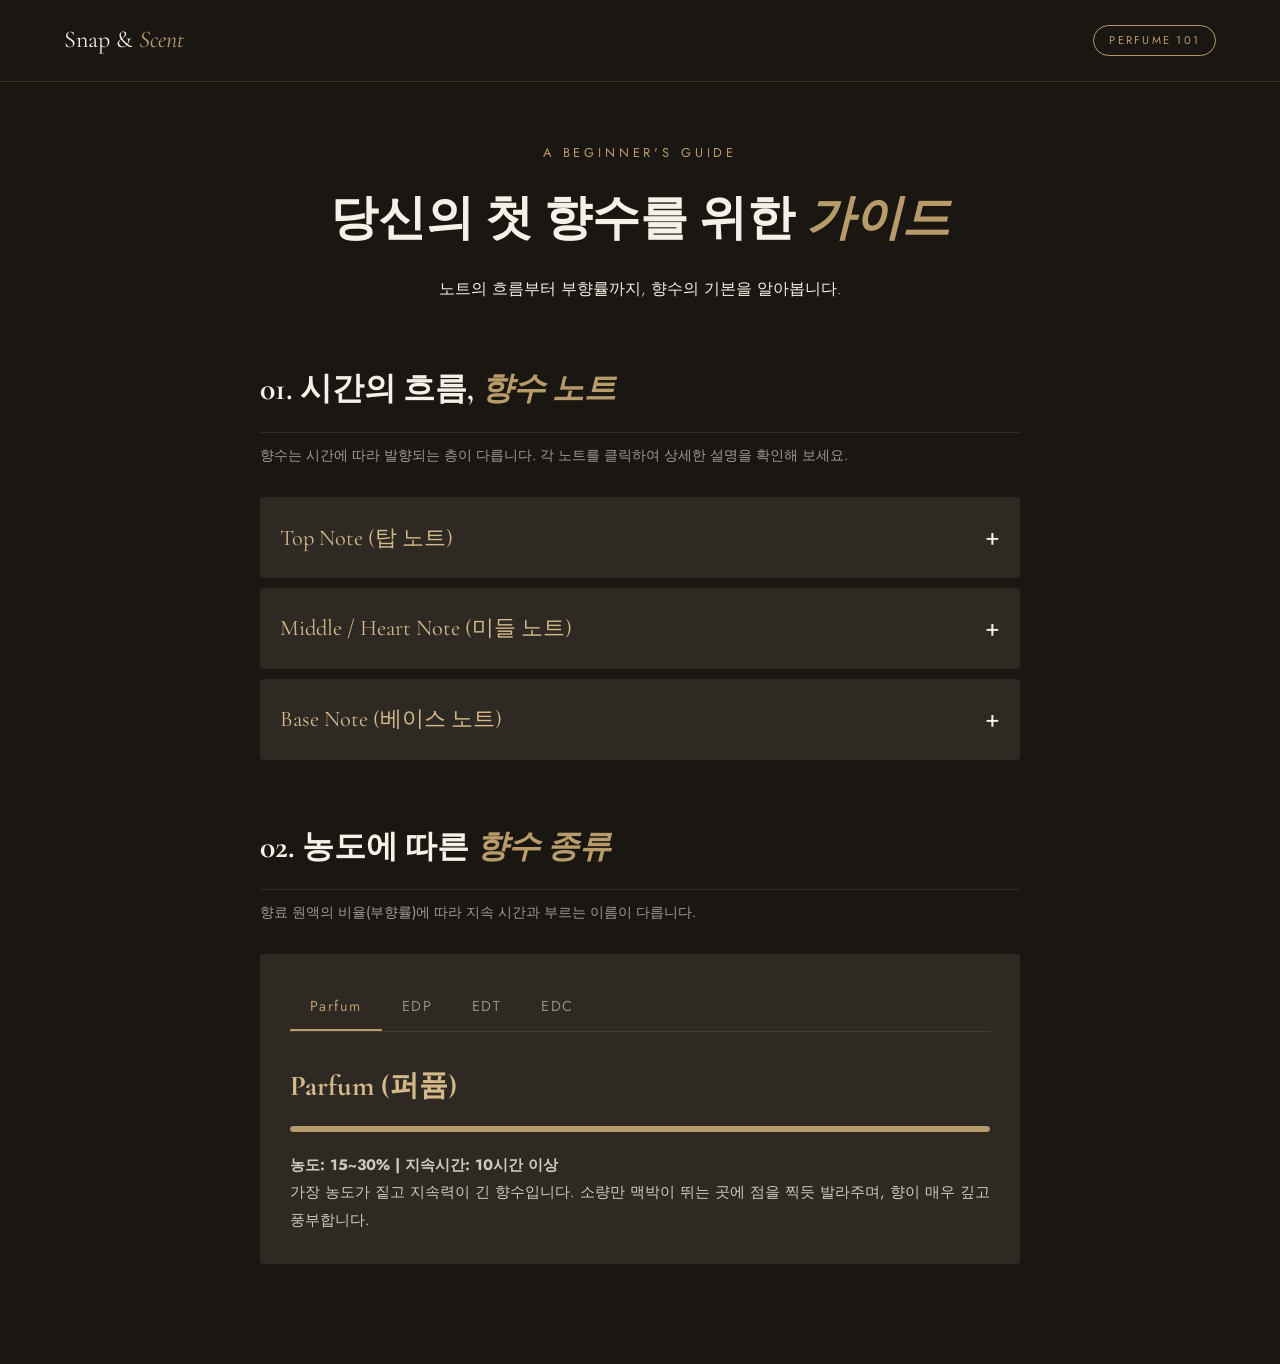
<file: guide.html>
<!DOCTYPE html>
<html lang="ko">
<head>
  <meta charset="UTF-8">
  <meta name="viewport" content="width=device-width, initial-scale=1.0">
  <title>Snap & Scent — Perfume 101 Guide</title>
  
  <link rel="preconnect" href="https://fonts.googleapis.com" />
  <link rel="preconnect" href="https://fonts.gstatic.com" crossorigin />
  <link href="https://fonts.googleapis.com/css2?family=Cormorant+Garamond:ital,wght@0,300;0,400;0,600;1,300;1,400&family=Jost:wght@200;300;400;500&family=Playfair+Display:ital@1&display=swap" rel="stylesheet" />

  <link rel="stylesheet" href="guide.css" />
</head>
<body>

  <!-- 상단 헤더 -->
  <header class="guide-header">
    <a href="index.html" class="logo">Snap &amp; <span>Scent</span></a>
    <span class="guide-badge">Perfume 101</span>
  </header>

  <div class="guide-container">
    
    <div class="guide-title-area">
      <p class="guide-eyebrow">A Beginner's Guide</p>
      <h1 class="guide-title">당신의 첫 향수를 위한 <em>가이드</em></h1>
      <p class="guide-sub">노트의 흐름부터 부향률까지, 향수의 기본을 알아봅니다.</p>
    </div>

    <!-- 1. 향수 노트(Notes) 섹션 (아코디언 상호작용) -->
    <section class="guide-section">
      <h2 class="section-title">01. 시간의 흐름, <em>향수 노트</em></h2>
      <p class="section-desc">향수는 시간에 따라 발향되는 층이 다릅니다. 각 노트를 클릭하여 상세한 설명을 확인해 보세요.</p>
      
      <div class="accordion-container">
        <div class="accordion-item">
          <div class="accordion-header">
            <h3>Top Note (탑 노트)</h3>
            <span class="icon">+</span>
          </div>
          <div class="accordion-body">
            <p><strong>발향 시간:</strong> 뿌린 직후 ~ 15분<br>
            향수의 '첫인상'을 결정합니다. 입자가 작고 가벼워 가장 먼저 증발하며, 상큼한 시트러스(레몬, 베르가못)나 허브 계열이 주로 사용됩니다.</p>
          </div>
        </div>

        <div class="accordion-item">
          <div class="accordion-header">
            <h3>Middle / Heart Note (미들 노트)</h3>
            <span class="icon">+</span>
          </div>
          <div class="accordion-body">
            <p><strong>발향 시간:</strong> 30분 ~ 1시간<br>
            향수의 '심장'이자 브랜드가 의도한 메인 테마입니다. 탑 노트가 날아간 뒤 나타나며, 풍성한 플로럴(장미, 자스민)이나 과일 향이 주를 이룹니다.</p>
          </div>
        </div>

        <div class="accordion-item">
          <div class="accordion-header">
            <h3>Base Note (베이스 노트)</h3>
            <span class="icon">+</span>
          </div>
          <div class="accordion-body">
            <p><strong>발향 시간:</strong> 2시간 ~ 향이 사라질 때까지<br>
            가장 오래 남는 '잔향'입니다. 입자가 크고 무거워 피부에 은은하게 머물며, 우디(나무), 머스크, 바닐라 향이 주로 사용됩니다.</p>
          </div>
        </div>
      </div>
    </section>

    <!-- 2. 부향률 섹션 (탭 메뉴 상호작용) -->
    <section class="guide-section" style="margin-top: 60px;">
      <h2 class="section-title">02. 농도에 따른 <em>향수 종류</em></h2>
      <p class="section-desc">향료 원액의 비율(부향률)에 따라 지속 시간과 부르는 이름이 다릅니다.</p>

      <div class="tab-container">
        <!-- 탭 메뉴 버튼들 -->
        <ul class="tab-menu">
          <li class="active" data-tab="tab-parfum">Parfum</li>
          <li data-tab="tab-edp">EDP</li>
          <li data-tab="tab-edt">EDT</li>
          <li data-tab="tab-edc">EDC</li>
        </ul>

        <!-- 탭 내용 영역 -->
        <div class="tab-content active" id="tab-parfum">
          <h3>Parfum (퍼퓸)</h3>
          <div class="stat-bar"><div class="fill" style="width: 100%;"></div></div>
          <p><strong>농도: 15~30% | 지속시간: 10시간 이상</strong><br>
          가장 농도가 짙고 지속력이 긴 향수입니다. 소량만 맥박이 뛰는 곳에 점을 찍듯 발라주며, 향이 매우 깊고 풍부합니다.</p>
        </div>

        <div class="tab-content" id="tab-edp">
          <h3>Eau de Parfum (오 드 퍼퓸)</h3>
          <div class="stat-bar"><div class="fill" style="width: 70%;"></div></div>
          <p><strong>농도: 10~15% | 지속시간: 5~7시간</strong><br>
          시중에서 가장 대중적으로 볼 수 있는 형태입니다. 퍼퓸에 가까운 지속력을 가지면서도 퍼퓸보다 접근하기 좋은 농도입니다.</p>
        </div>

        <div class="tab-content" id="tab-edt">
          <h3>Eau de Toilette (오 드 뚜왈렛)</h3>
          <div class="stat-bar"><div class="fill" style="width: 40%;"></div></div>
          <p><strong>농도: 5~10% | 지속시간: 3~5시간</strong><br>
          가볍고 상쾌하게 뿌리기 좋은 향수입니다. 향이 너무 무겁지 않아 향수 입문자나 낮 시간대, 출근용으로 가장 많이 추천됩니다.</p>
        </div>

        <div class="tab-content" id="tab-edc">
          <h3>Eau de Cologne (오 드 코롱)</h3>
          <div class="stat-bar"><div class="fill" style="width: 20%;"></div></div>
          <p><strong>농도: 3~5% | 지속시간: 1~2시간</strong><br>
          아주 가볍고 부담 없는 농도입니다. 샤워 후나 기분 전환용으로 전신에 듬뿍 뿌리거나 룸 스프레이 대용으로도 사용합니다.</p>
        </div>
      </div>
    </section>

  </div>

  <script src="https://code.jquery.com/jquery-3.6.0.min.js"></script>
  <script src="guide.js"></script>
</body>
</html>
</file>
<file: guide.css>
*, *::before, *::after {
  margin: 0; padding: 0; box-sizing: border-box;
}

:root {
  --ivory: #f5f0e8;
  --ivory-soft: #faf7f2;
  --gold: #b89b6a;
  --gold-light: #d4b98a;
  --noir: #1a1612;
  --charcoal: #2e2923;
  --muted: #7a7065;
  --ff-display: 'Cormorant Garamond', serif;
  --ff-body: 'Jost', sans-serif;
}

body {
  font-family: var(--ff-body);
  background-color: var(--noir);
  color: var(--ivory);
  line-height: 1.7;
}

/* 헤더 스타일 */
.guide-header {
  padding: 20px 5%;
  display: flex;
  justify-content: space-between;
  align-items: center;
  border-bottom: 1px solid rgba(184, 155, 106, 0.2);
}
.logo {
  font-family: var(--ff-display);
  font-size: 1.5rem;
  color: var(--ivory);
  text-decoration: none;
}
.logo span { color: var(--gold); font-style: italic; }
.guide-badge {
  font-size: 0.7rem;
  letter-spacing: 0.2em;
  color: var(--gold);
  border: 1px solid var(--gold);
  padding: 5px 15px;
  border-radius: 20px;
  text-transform: uppercase;
}

/* 본문 영역 */
.guide-container {
  max-width: 800px;
  margin: 60px auto 100px;
  padding: 0 20px;
}

.guide-title-area { text-align: center; margin-bottom: 60px; }
.guide-eyebrow { color: var(--gold); font-size: 0.8rem; letter-spacing: 0.3em; text-transform: uppercase; margin-bottom: 15px; }
.guide-title { font-family: var(--ff-display); font-size: 3rem; margin-bottom: 15px; }
.guide-title em { color: var(--gold); font-style: italic; }
.guide-sub { color: var(--muted-light); font-weight: 300; }

.section-title { font-family: var(--ff-display); font-size: 2rem; border-bottom: 1px solid rgba(245, 240, 232, 0.1); padding-bottom: 15px; margin-bottom: 10px; }
.section-title em { color: var(--gold); font-style: italic; }
.section-desc { color: rgba(245, 240, 232, 0.6); font-size: 0.9rem; margin-bottom: 30px; }

/* 아코디언 (향수 노트) 스타일 */
.accordion-item {
  background: var(--charcoal);
  margin-bottom: 10px;
  border-radius: 4px;
  overflow: hidden;
}
.accordion-header {
  padding: 20px;
  cursor: pointer;
  display: flex;
  justify-content: space-between;
  align-items: center;
  transition: background 0.3s;
}
.accordion-header:hover { background: rgba(184, 155, 106, 0.1); }
.accordion-header h3 { font-family: var(--ff-display); font-size: 1.4rem; font-weight: 400; color: var(--gold-light); }
.accordion-header .icon { font-size: 1.5rem; transition: transform 0.3s; }
.accordion-header.active .icon { transform: rotate(45deg); color: var(--gold); }
.accordion-body {
  padding: 0 20px;
  max-height: 0;
  overflow: hidden;
  transition: max-height 0.4s ease, padding 0.4s ease;
  background: rgba(0,0,0,0.2);
}
.accordion-body p { padding: 20px 0; font-size: 0.95rem; color: rgba(245,240,232,0.8); }

/* 탭 메뉴 (부향률) 스타일 */
.tab-container {
  background: var(--charcoal);
  border-radius: 4px;
  padding: 30px;
}
.tab-menu {
  list-style: none;
  display: flex;
  border-bottom: 1px solid rgba(245, 240, 232, 0.1);
  margin-bottom: 30px;
}
.tab-menu li {
  padding: 10px 20px;
  cursor: pointer;
  font-size: 0.9rem;
  letter-spacing: 0.1em;
  color: rgba(245, 240, 232, 0.5);
  border-bottom: 2px solid transparent;
  transition: color 0.3s, border-color 0.3s;
}
.tab-menu li:hover { color: var(--ivory); }
.tab-menu li.active { color: var(--gold); border-bottom: 2px solid var(--gold); }

.tab-content { display: none; animation: fadeEffect 0.5s; }
.tab-content.active { display: block; }
.tab-content h3 { font-family: var(--ff-display); font-size: 1.8rem; color: var(--gold-light); margin-bottom: 15px; }
.tab-content p { font-size: 0.95rem; color: rgba(245, 240, 232, 0.8); line-height: 1.8; }

.stat-bar { width: 100%; height: 6px; background: rgba(245, 240, 232, 0.1); border-radius: 3px; margin-bottom: 20px; overflow: hidden; }
.stat-bar .fill { height: 100%; background: var(--gold); border-radius: 3px; }

@keyframes fadeEffect { from { opacity: 0; transform: translateY(10px); } to { opacity: 1; transform: translateY(0); } }
</file>
